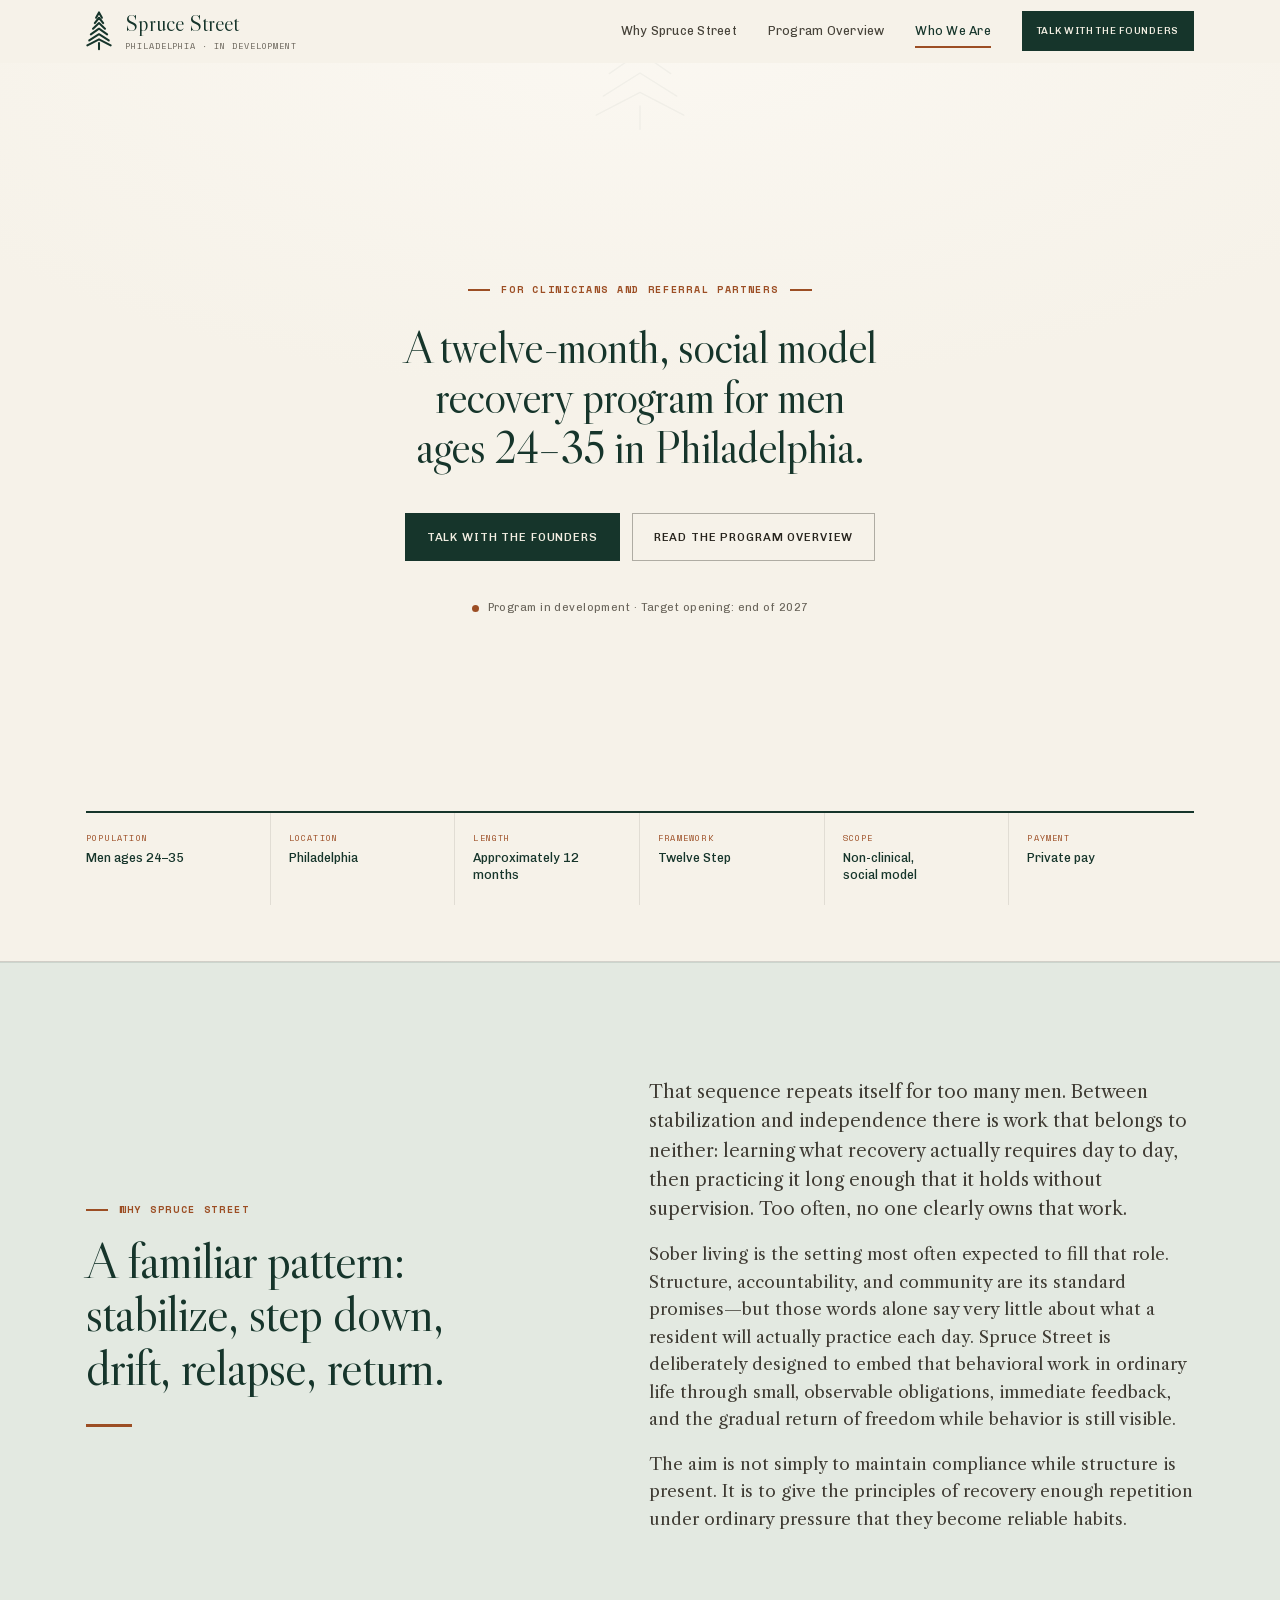
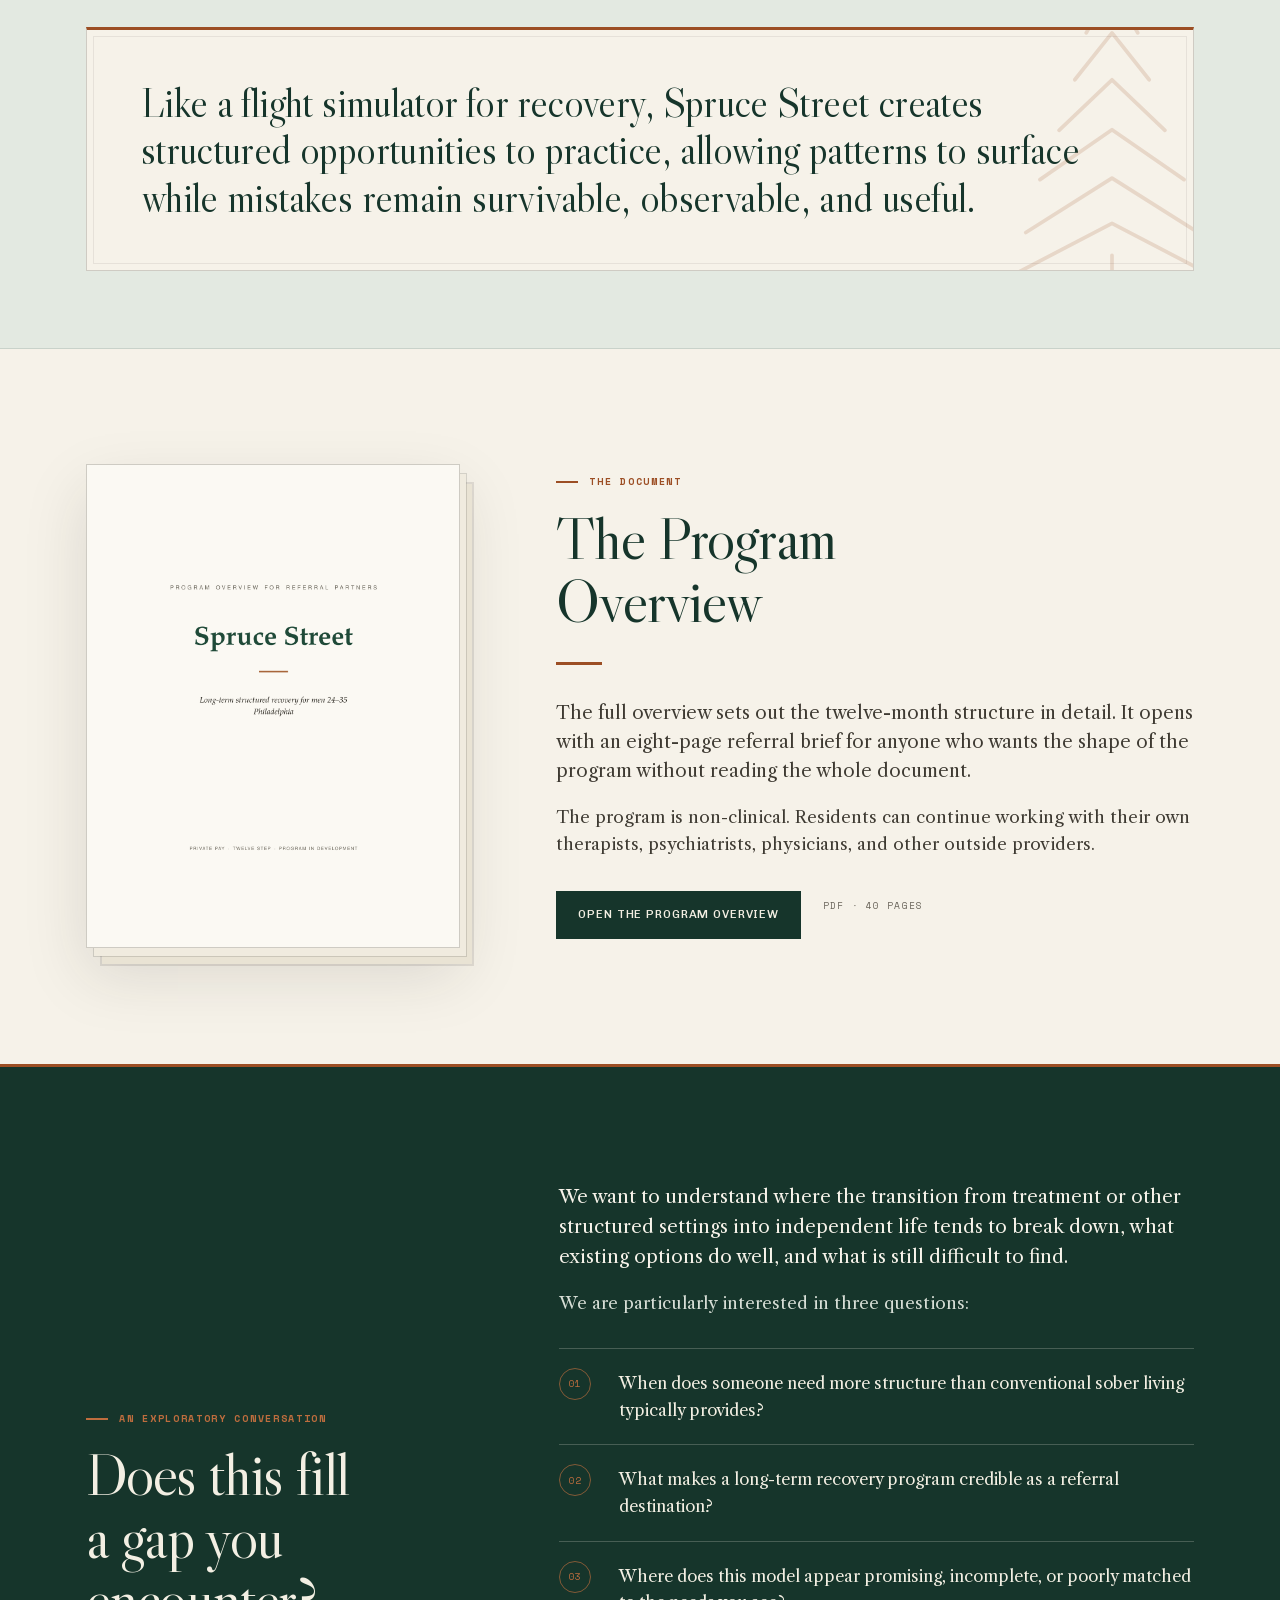
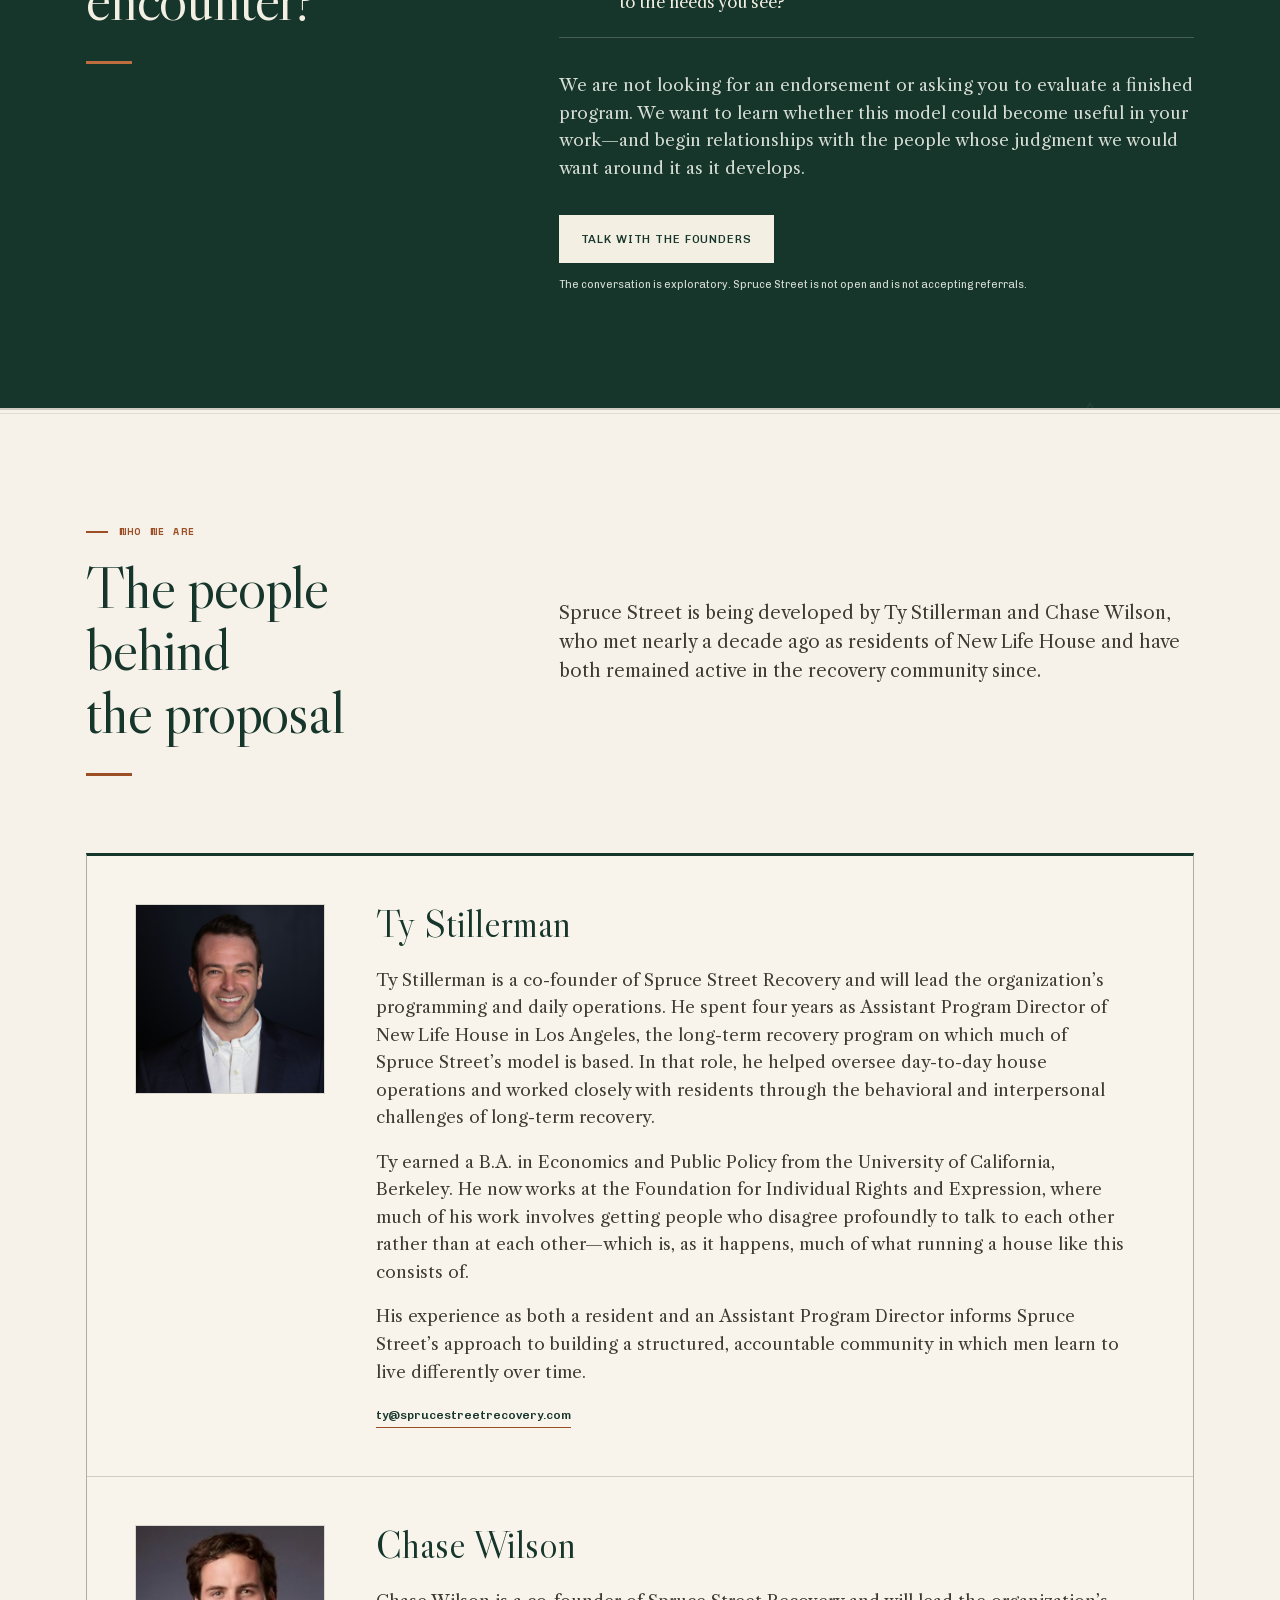
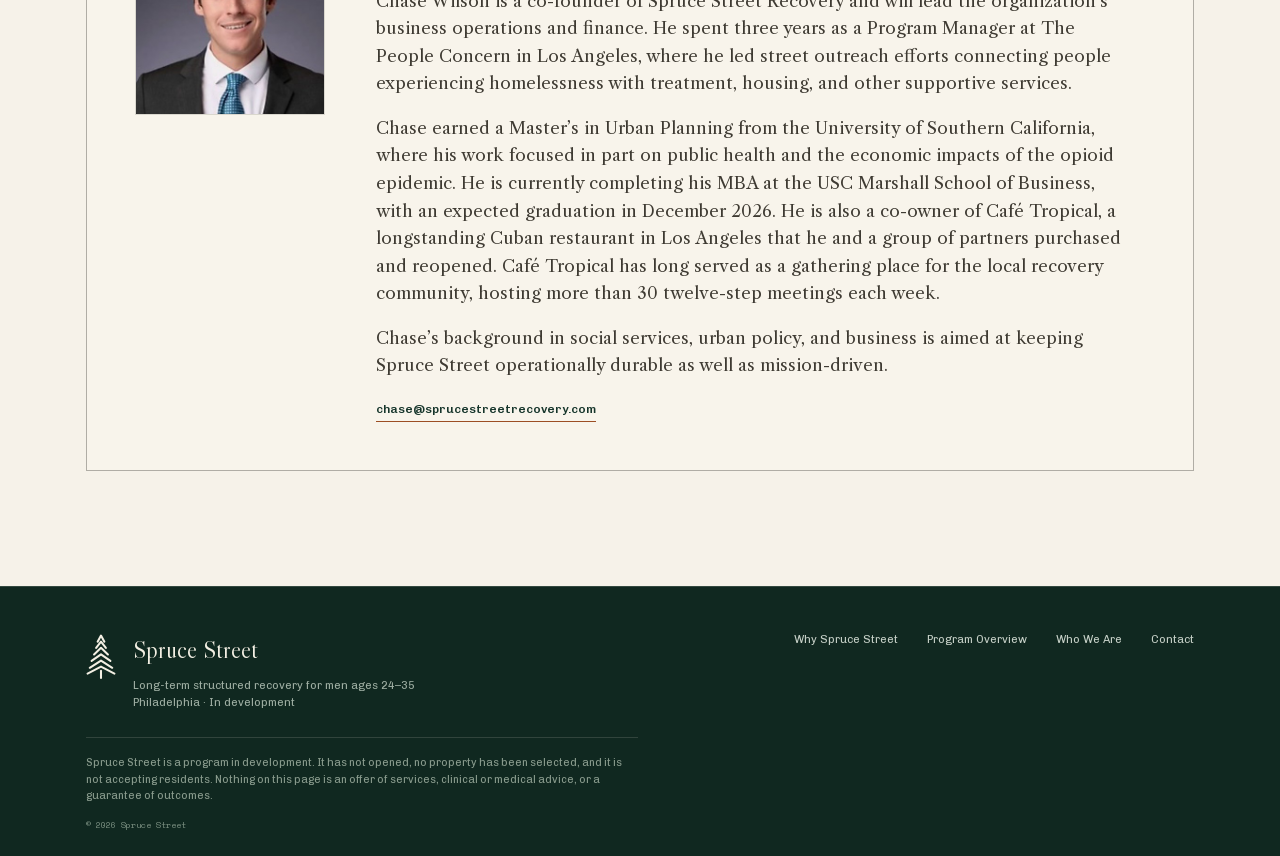
<file: index.html>
<!DOCTYPE html>
<html lang="en">
<head>
<meta charset="utf-8">
<meta name="viewport" content="width=device-width, initial-scale=1">
<meta name="theme-color" content="#F6F2E9">
<title>Spruce Street — Long-Term Structured Recovery for Men</title>
<meta name="description" content="Spruce Street is a twelve-month, residential, social model recovery program for men ages 24–35 in Philadelphia.">
<link rel="canonical" href="https://sprucestreetrecovery.com/">

<meta property="og:type" content="website">
<meta property="og:site_name" content="Spruce Street">
<meta property="og:url" content="https://sprucestreetrecovery.com/">
<meta property="og:title" content="Spruce Street — Long-Term Structured Recovery for Men">
<meta property="og:description" content="A twelve-month, residential, social model recovery program for men ages 24–35 in Philadelphia.">
<meta property="og:image" content="https://sprucestreetrecovery.com/images/og-image.png">
<meta property="og:image:type" content="image/png">
<meta property="og:image:width" content="1200">
<meta property="og:image:height" content="630">
<meta property="og:image:alt" content="Spruce Street — long-term structured recovery for men ages 24–35, Philadelphia">

<meta name="twitter:card" content="summary_large_image">
<meta name="twitter:title" content="Spruce Street — Long-Term Structured Recovery for Men">
<meta name="twitter:description" content="A twelve-month, residential, social model recovery program for men ages 24–35 in Philadelphia.">
<meta name="twitter:image" content="https://sprucestreetrecovery.com/images/og-image.png">
<link rel="icon" href="data:image/svg+xml,%3Csvg xmlns='http://www.w3.org/2000/svg' viewBox='0 0 64 64'%3E%3Crect width='64' height='64' fill='%2316352B'/%3E%3Cg transform='translate(17.5,9) scale(0.95)' fill='none' stroke='%23F3EFE3' stroke-width='2.6' stroke-linecap='round' stroke-linejoin='round'%3E%3Cpath d='M11.88 7.85 L15.31 1.6 L18.74 7.85'/%3E%3Cpath d='M10.35 14.1 L15.31 7.85 L20.27 14.1'/%3E%3Cpath d='M8.25 20.83 L15.31 14.1 L22.37 20.83'/%3E%3Cpath d='M5.71 27.41 L15.31 20.75 L24.91 27.41'/%3E%3Cpath d='M3.82 34.46 L15.31 27.2 L26.8 34.46'/%3E%3Cpath d='M1.6 40.39 L15.31 33.25 L29.02 40.39'/%3E%3Cpath d='M15.31 37.52 L15.31 44.92'/%3E%3C/g%3E%3C/svg%3E">
<link rel="preload" href="fonts/LibreCaslonDisplay-400.woff2" as="font" type="font/woff2" crossorigin>
<link rel="preload" href="fonts/LibreCaslonText-400.woff2" as="font" type="font/woff2" crossorigin>
<link rel="preload" href="fonts/Chivo-var.woff2" as="font" type="font/woff2" crossorigin>
<link rel="preload" href="fonts/SpaceMono-400.woff2" as="font" type="font/woff2" crossorigin>
<script>document.documentElement.classList.add('js')</script>
<link rel="stylesheet" href="css/styles.css">
</head>
<body>

<svg style="display:none" aria-hidden="true"><symbol id="tree" viewBox="0 0 30.62 46.92"><path d="M11.88 7.85 L15.31 1.60 L18.74 7.85"/><path d="M10.35 14.10 L15.31 7.85 L20.27 14.10"/><path d="M8.25 20.83 L15.31 14.10 L22.37 20.83"/><path d="M5.71 27.41 L15.31 20.75 L24.91 27.41"/><path d="M3.82 34.46 L15.31 27.20 L26.80 34.46"/><path d="M1.60 40.39 L15.31 33.25 L29.02 40.39"/><path d="M15.31 37.52 L15.31 44.92"/></symbol></svg>

<a class="skip-link" href="#main">Skip to content</a>

<header class="site-head" id="top">
  <div class="wrap">
    <div class="bar">
      <a class="brand" href="#top" aria-label="Spruce Street — back to top">
        <svg class="tree-mark brand-tree" aria-hidden="true"><use href="#tree"/></svg>
        <span class="brand-text">
          <span class="wordmark">Spruce Street</span>
          <span class="brand-tag">Philadelphia · In development</span>
        </span>
      </a>
      <nav class="head-nav" aria-label="Primary">
        <a href="#why">Why Spruce Street</a>
        <a href="#overview">Program Overview</a>
        <a href="#about">Who We Are</a>
        <a class="btn btn-sm btn-solid" href="contact.html">Talk with the founders</a>
      </nav>
      <button class="menu-toggle" type="button" aria-expanded="false" aria-controls="mobile-nav">Menu</button>
    </div>
    <nav class="mobile-nav" id="mobile-nav" aria-label="Primary, mobile">
      <a href="#why">Why Spruce Street</a>
      <a href="#overview">Program Overview</a>
      <a href="#about">Who We Are</a>
      <a class="btn btn-sm" href="contact.html">Talk with the founders</a>
    </nav>
  </div>
</header>

<main id="main">

  <section class="hero" aria-labelledby="hero-h">
    <svg class="tree-mark hero-tree" aria-hidden="true"><use href="#tree"/></svg>
    <div class="wrap">
      <div class="hero-stage">
        <p class="audience">For clinicians and referral partners</p>
        <h1 id="hero-h">A twelve-month, social&nbsp;model recovery program for men ages 24–35 in Philadelphia.</h1>
        <div class="hero-ctas">
          <a class="btn btn-solid" href="contact.html">Talk with the founders</a>
          <a class="btn" href="#overview">Read the Program Overview</a>
        </div>
        <p class="status-line"><span class="dot" aria-hidden="true"></span>Program in development · Target opening: end of 2027</p>
      </div>

      <dl class="fact-strip" aria-label="Program at a glance">
        <div><dt>Population</dt><dd>Men ages 24–35</dd></div>
        <div><dt>Location</dt><dd>Philadelphia</dd></div>
        <div><dt>Length</dt><dd>Approximately 12 months</dd></div>
        <div><dt>Framework</dt><dd>Twelve Step</dd></div>
        <div><dt>Scope</dt><dd>Non-clinical, social&nbsp;model</dd></div>
        <div><dt>Payment</dt><dd>Private pay</dd></div>
      </dl>
    </div>
  </section>

  <section class="section why" id="why" aria-labelledby="why-h">
    <div class="wrap">
      <div class="why-grid">
        <div>
          <p class="eyebrow reveal">Why Spruce Street</p>
          <h2 class="sec-title reveal" id="why-h">A familiar pattern: stabilize, step down, drift, relapse, return.</h2>
        </div>
        <div class="section-copy reveal">
          <p>That sequence repeats itself for too many men. Between stabilization and independence there is work that belongs to neither: learning what recovery actually requires day to day, then practicing it long enough that it holds without supervision. Too often, no one clearly owns that work.</p>
          <p>Sober living is the setting most often expected to fill that role. Structure, accountability, and community are its standard promises—but those words alone say very little about what a resident will actually practice each day. Spruce Street is deliberately designed to embed that behavioral work in ordinary life through small, observable obligations, immediate feedback, and the gradual return of freedom while behavior is still visible.</p>
          <p>The aim is not simply to maintain compliance while structure is present. It is to give the principles of recovery enough repetition under ordinary pressure that they become reliable habits.</p>
        </div>
      </div>

      <blockquote class="simulator reveal">
        <p>Like a flight simulator for recovery, Spruce Street creates structured opportunities to practice, allowing patterns to surface while mistakes remain survivable, observable, and useful.</p>
      </blockquote>
    </div>
  </section>

  <section class="section overview" id="overview" aria-labelledby="overview-h">
    <div class="wrap overview-grid">
      <aside class="document-card reveal" aria-label="Spruce Street Program Overview">
        <a class="doc-cover" href="docs/Spruce-Street-Program-Overview.pdf" target="_blank" rel="noopener" aria-label="Open the Spruce Street Program Overview (PDF)">
          <img src="docs/program-overview-cover.png" width="1275" height="1650" alt="Cover of the Spruce Street Program Overview">
        </a>
      </aside>
      <div class="overview-copy reveal">
        <p class="eyebrow">The document</p>
        <h2 class="sec-title" id="overview-h">The Program Overview</h2>
        <p>The full overview sets out the twelve-month structure in detail. It opens with an eight-page referral brief for anyone who wants the shape of the program without reading the whole document.</p>
        <p>The program is non-clinical. Residents can continue working with their own therapists, psychiatrists, physicians, and other outside providers.</p>
        <div class="overview-actions">
          <a class="btn btn-solid" href="docs/Spruce-Street-Program-Overview.pdf" target="_blank" rel="noopener">Open the Program Overview</a>
          <p class="overview-meta">PDF · 40 pages</p>
        </div>
      </div>
    </div>
  </section>

  <section class="conversation" id="conversation" aria-labelledby="conversation-h">
    <svg class="tree-mark conversation-tree" aria-hidden="true"><use href="#tree"/></svg>
    <div class="wrap conversation-grid">
      <div>
        <p class="eyebrow reveal">An exploratory conversation</p>
        <h2 class="sec-title reveal" id="conversation-h">Does this fill a gap you encounter?</h2>
      </div>
      <div class="conversation-copy reveal">
        <p>We want to understand where the transition from treatment or other structured settings into independent life tends to break down, what existing options do well, and what is still difficult to find.</p>
        <p>We are particularly interested in three questions:</p>
        <ol class="questions">
          <li>When does someone need more structure than conventional sober living typically provides?</li>
          <li>What makes a long-term recovery program credible as a referral destination?</li>
          <li>Where does this model appear promising, incomplete, or poorly matched to the needs you see?</li>
        </ol>
        <p>We are not looking for an endorsement or asking you to evaluate a finished program. We want to learn whether this model could become useful in your work—and begin relationships with the people whose judgment we would want around it as it develops.</p>
        <a class="btn btn-ivory-solid" href="contact.html">Talk with the founders</a>
        <p class="conversation-note">The conversation is exploratory. Spruce Street is not open and is not accepting referrals.</p>
      </div>
    </div>
  </section>

  <section class="section about" id="about" aria-labelledby="about-h">
    <div class="wrap split-heading">
      <div>
        <p class="eyebrow reveal">Who We Are</p>
        <h2 class="sec-title reveal" id="about-h">The people behind the proposal</h2>
      </div>
      <div class="section-copy intro-note reveal">
        <p>Spruce Street is being developed by Ty Stillerman and Chase Wilson, who met nearly a decade ago as residents of New Life House and have both remained active in the recovery community since.</p>
      </div>
    </div>

    <div class="wrap founder-grid reveal">
      <article class="founder-card">
        <img class="founder-photo" src="images/ty-stillerman.jpg" width="400" height="400" loading="lazy" alt="Ty Stillerman">
        <div class="founder-body">
          <h3>Ty Stillerman</h3>
          <p>Ty Stillerman is a co-founder of Spruce Street Recovery and will lead the organization’s programming and daily operations. He spent four years as Assistant Program Director of New Life House in Los Angeles, the long-term recovery program on which much of Spruce Street’s model is based. In that role, he helped oversee day-to-day house operations and worked closely with residents through the behavioral and interpersonal challenges of long-term recovery.</p>
          <p>Ty earned a B.A. in Economics and Public Policy from the University of California, Berkeley. He now works at the Foundation for Individual Rights and Expression, where much of his work involves getting people who disagree profoundly to talk to each other rather than at each other—which is, as it happens, much of what running a house like this consists of.</p>
          <p>His experience as both a resident and an Assistant Program Director informs Spruce Street’s approach to building a structured, accountable community in which men learn to live differently over time.</p>
          <a class="text-link" href="mailto:ty@sprucestreetrecovery.com?subject=Spruce%20Street%20%E2%80%94%20a%20conversation">ty@sprucestreetrecovery.com</a>
        </div>
      </article>
      <article class="founder-card">
        <img class="founder-photo" src="images/chase-wilson.jpg" width="400" height="400" loading="lazy" alt="Chase Wilson">
        <div class="founder-body">
          <h3>Chase Wilson</h3>
          <p>Chase Wilson is a co-founder of Spruce Street Recovery and will lead the organization’s business operations and finance. He spent three years as a Program Manager at The People Concern in Los Angeles, where he led street outreach efforts connecting people experiencing homelessness with treatment, housing, and other supportive services.</p>
          <p>Chase earned a Master’s in Urban Planning from the University of Southern California, where his work focused in part on public health and the economic impacts of the opioid epidemic. He is currently completing his MBA at the USC Marshall School of Business, with an expected graduation in December 2026. He is also a co-owner of Café Tropical, a longstanding Cuban restaurant in Los Angeles that he and a group of partners purchased and reopened. Café Tropical has long served as a gathering place for the local recovery community, hosting more than 30 twelve-step meetings each week.</p>
          <p>Chase’s background in social services, urban policy, and business is aimed at keeping Spruce Street operationally durable as well as mission-driven.</p>
          <a class="text-link" href="mailto:chase@sprucestreetrecovery.com?subject=Spruce%20Street%20%E2%80%94%20a%20conversation">chase@sprucestreetrecovery.com</a>
        </div>
      </article>
    </div>
  </section>

</main>

<footer class="site-foot">
  <div class="wrap">
    <div class="foot-top">
      <div class="foot-brand">
        <svg class="tree-mark foot-tree" aria-hidden="true"><use href="#tree"/></svg>
        <div>
          <p class="foot-mark">Spruce Street</p>
          <p class="foot-tag">Long-term structured recovery for men ages 24–35<br>Philadelphia · In development</p>
        </div>
      </div>
      <nav class="foot-nav" aria-label="Footer">
        <a href="#why">Why Spruce Street</a>
        <a href="#overview">Program Overview</a>
        <a href="#about">Who We Are</a>
        <a href="contact.html">Contact</a>
      </nav>
    </div>
    <p class="foot-legal">Spruce Street is a program in development. It has not opened, no property has been selected, and it is not accepting residents. Nothing on this page is an offer of services, clinical or medical advice, or a guarantee of outcomes.</p>
    <p class="foot-copy">© 2026 Spruce Street</p>
  </div>
</footer>

<script src="js/main.js" defer></script>
</body>
</html>
</file>
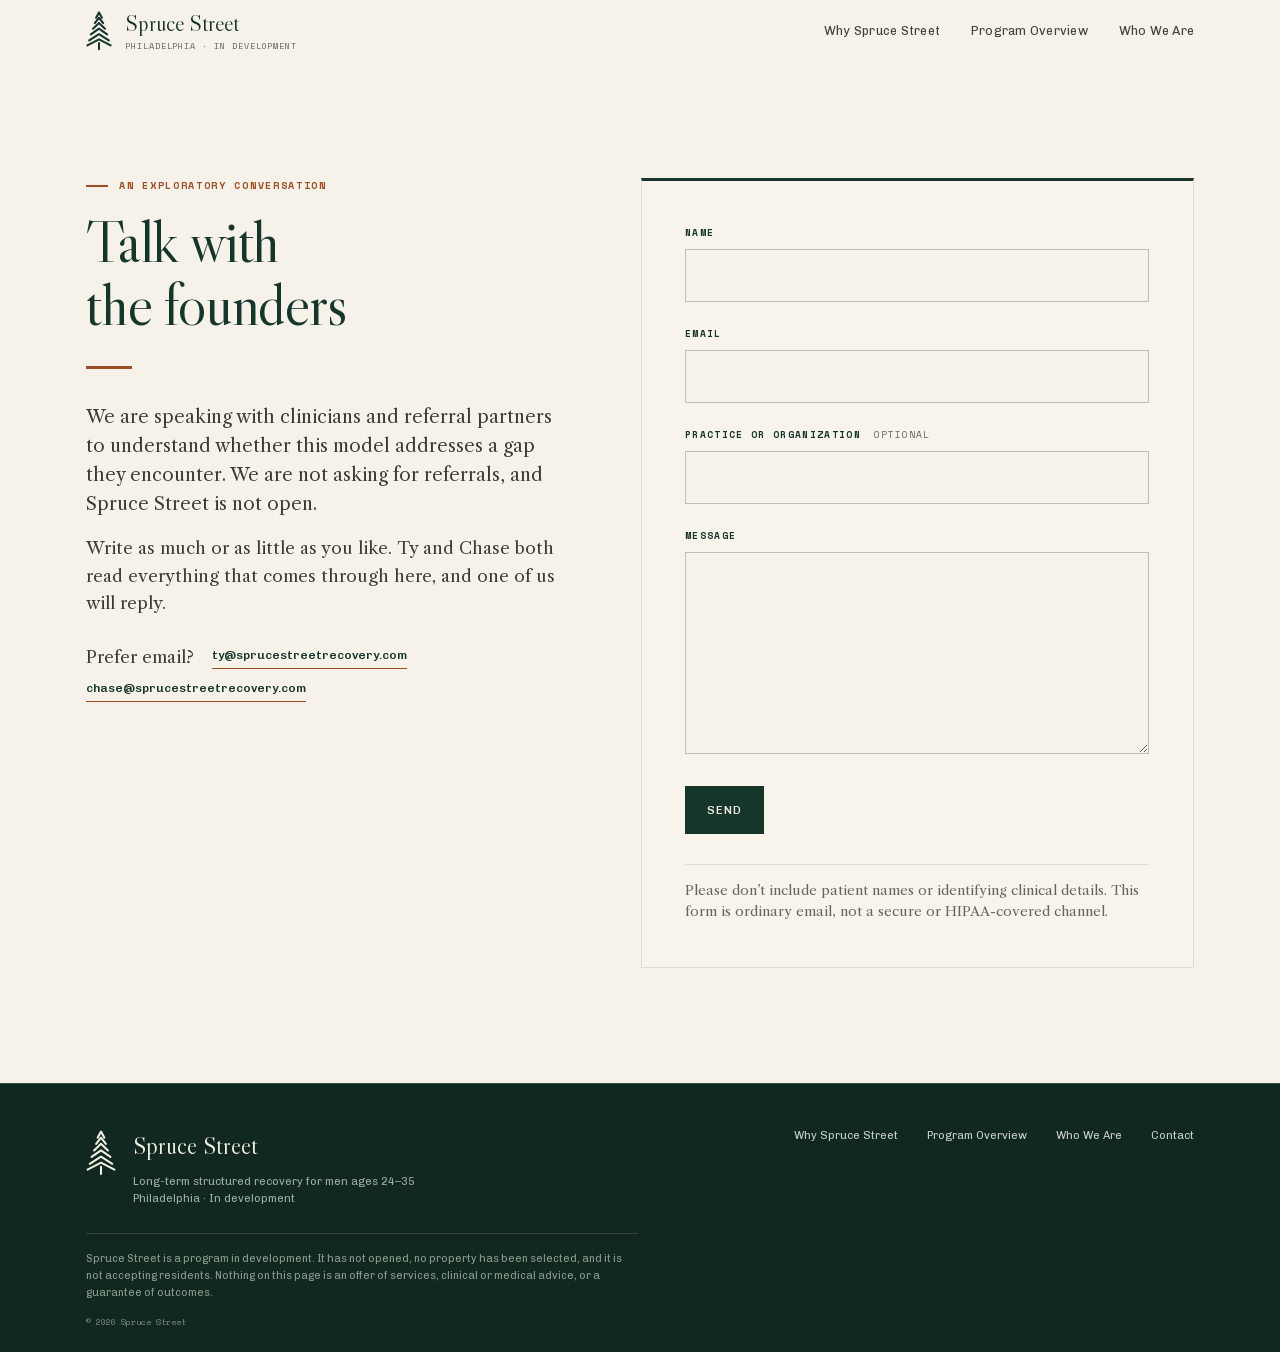
<file: contact.html>
<!DOCTYPE html>
<html lang="en">
<head>
<meta charset="utf-8">
<meta name="viewport" content="width=device-width, initial-scale=1">
<meta name="theme-color" content="#F6F2E9">
<title>Talk with the Founders — Spruce Street</title>
<meta name="description" content="Start an exploratory conversation with the founders of Spruce Street, a twelve-month, residential, social model recovery program for men ages 24–35 in Philadelphia.">
<link rel="canonical" href="https://sprucestreetrecovery.com/contact.html">
<meta name="robots" content="noindex">

<meta property="og:type" content="website">
<meta property="og:site_name" content="Spruce Street">
<meta property="og:url" content="https://sprucestreetrecovery.com/contact.html">
<meta property="og:title" content="Talk with the Founders — Spruce Street">
<meta property="og:description" content="An exploratory conversation with the founders of Spruce Street.">
<meta property="og:image" content="https://sprucestreetrecovery.com/images/og-image.png">
<meta property="og:image:width" content="1200">
<meta property="og:image:height" content="630">

<link rel="icon" href="data:image/svg+xml,%3Csvg xmlns='http://www.w3.org/2000/svg' viewBox='0 0 64 64'%3E%3Crect width='64' height='64' fill='%2316352B'/%3E%3Cg transform='translate(17.5,9) scale(0.95)' fill='none' stroke='%23F3EFE3' stroke-width='2.6' stroke-linecap='round' stroke-linejoin='round'%3E%3Cpath d='M11.88 7.85 L15.31 1.6 L18.74 7.85'/%3E%3Cpath d='M10.35 14.1 L15.31 7.85 L20.27 14.1'/%3E%3Cpath d='M8.25 20.83 L15.31 14.1 L22.37 20.83'/%3E%3Cpath d='M5.71 27.41 L15.31 20.75 L24.91 27.41'/%3E%3Cpath d='M3.82 34.46 L15.31 27.2 L26.8 34.46'/%3E%3Cpath d='M1.6 40.39 L15.31 33.25 L29.02 40.39'/%3E%3Cpath d='M15.31 37.52 L15.31 44.92'/%3E%3C/g%3E%3C/svg%3E">
<link rel="preload" href="fonts/LibreCaslonDisplay-400.woff2" as="font" type="font/woff2" crossorigin>
<link rel="preload" href="fonts/LibreCaslonText-400.woff2" as="font" type="font/woff2" crossorigin>
<link rel="preload" href="fonts/Chivo-var.woff2" as="font" type="font/woff2" crossorigin>
<link rel="preload" href="fonts/SpaceMono-400.woff2" as="font" type="font/woff2" crossorigin>
<script>document.documentElement.classList.add('js')</script>
<link rel="stylesheet" href="css/styles.css">
</head>
<body>

<svg style="display:none" aria-hidden="true"><symbol id="tree" viewBox="0 0 30.62 46.92"><path d="M11.88 7.85 L15.31 1.60 L18.74 7.85"/><path d="M10.35 14.10 L15.31 7.85 L20.27 14.10"/><path d="M8.25 20.83 L15.31 14.10 L22.37 20.83"/><path d="M5.71 27.41 L15.31 20.75 L24.91 27.41"/><path d="M3.82 34.46 L15.31 27.20 L26.80 34.46"/><path d="M1.60 40.39 L15.31 33.25 L29.02 40.39"/><path d="M15.31 37.52 L15.31 44.92"/></symbol></svg>

<a class="skip-link" href="#main">Skip to content</a>

<header class="site-head" id="top">
  <div class="wrap">
    <div class="bar">
      <a class="brand" href="index.html" aria-label="Spruce Street — home">
        <svg class="tree-mark brand-tree" aria-hidden="true"><use href="#tree"/></svg>
        <span class="brand-text">
          <span class="wordmark">Spruce Street</span>
          <span class="brand-tag">Philadelphia · In development</span>
        </span>
      </a>
      <nav class="head-nav" aria-label="Primary">
        <a href="index.html#why">Why Spruce Street</a>
        <a href="index.html#overview">Program Overview</a>
        <a href="index.html#about">Who We Are</a>
      </nav>
      <button class="menu-toggle" type="button" aria-expanded="false" aria-controls="mobile-nav">Menu</button>
    </div>
    <nav class="mobile-nav" id="mobile-nav" aria-label="Primary, mobile">
      <a href="index.html#why">Why Spruce Street</a>
      <a href="index.html#overview">Program Overview</a>
      <a href="index.html#about">Who We Are</a>
    </nav>
  </div>
</header>

<main id="main">
  <section class="section contact" aria-labelledby="contact-h">
    <div class="wrap contact-grid">

      <div class="contact-intro">
        <p class="eyebrow">An exploratory conversation</p>
        <h1 class="sec-title" id="contact-h">Talk with the founders</h1>
        <p>We are speaking with clinicians and referral partners to understand whether this model addresses a gap they encounter. We are not asking for referrals, and Spruce Street is not open.</p>
        <p>Write as much or as little as you like. Ty and Chase both read everything that comes through here, and one of us will reply.</p>
        <p class="contact-direct">Prefer email? <a class="text-link" href="mailto:ty@sprucestreetrecovery.com">ty@sprucestreetrecovery.com</a> <a class="text-link" href="mailto:chase@sprucestreetrecovery.com">chase@sprucestreetrecovery.com</a></p>
      </div>

      <div class="contact-panel">
        <form class="contact-form" id="contact-form" method="POST" action="https://formspree.io/f/xrpgklbe" novalidate>
          <div class="field">
            <label for="f-name">Name</label>
            <input id="f-name" name="name" type="text" autocomplete="name" required>
          </div>
          <div class="field">
            <label for="f-email">Email</label>
            <input id="f-email" name="email" type="email" autocomplete="email" required>
          </div>
          <div class="field">
            <label for="f-org">Practice or organization <span class="optional">optional</span></label>
            <input id="f-org" name="organization" type="text" autocomplete="organization">
          </div>
          <div class="field">
            <label for="f-message">Message</label>
            <textarea id="f-message" name="message" rows="7" required></textarea>
          </div>

          <input class="hp" type="text" name="_gotcha" tabindex="-1" autocomplete="off" aria-hidden="true">
          <input type="hidden" name="_subject" value="Spruce Street — a conversation">

          <div class="form-actions">
            <button class="btn btn-solid" type="submit">Send</button>
            <p class="form-status" id="form-status" role="status" aria-live="polite"></p>
          </div>

          <p class="form-note">Please don’t include patient names or identifying clinical details. This form is ordinary email, not a secure or HIPAA-covered channel.</p>
        </form>
      </div>

    </div>
  </section>
</main>

<footer class="site-foot">
  <div class="wrap">
    <div class="foot-top">
      <div class="foot-brand">
        <svg class="tree-mark foot-tree" aria-hidden="true"><use href="#tree"/></svg>
        <div>
          <p class="foot-mark">Spruce Street</p>
          <p class="foot-tag">Long-term structured recovery for men ages 24–35<br>Philadelphia · In development</p>
        </div>
      </div>
      <nav class="foot-nav" aria-label="Footer">
        <a href="index.html#why">Why Spruce Street</a>
        <a href="index.html#overview">Program Overview</a>
        <a href="index.html#about">Who We Are</a>
        <a href="contact.html">Contact</a>
      </nav>
    </div>
    <p class="foot-legal">Spruce Street is a program in development. It has not opened, no property has been selected, and it is not accepting residents. Nothing on this page is an offer of services, clinical or medical advice, or a guarantee of outcomes.</p>
    <p class="foot-copy">© 2026 Spruce Street</p>
  </div>
</footer>

<script src="js/main.js" defer></script>
</body>
</html>
</file>
<file: css/styles.css>
/* Spruce Street — V5 landing page
   Same copy and composition as V4; elevated visual craft:
   split-canvas hero, stacked document object, framed plates,
   circled numerals, editorial rules throughout. */

@font-face {
  font-family: 'Libre Caslon Display';
  src: url('../fonts/LibreCaslonDisplay-400.woff2') format('woff2');
  font-weight: 400;
  font-style: normal;
  font-display: swap;
}
@font-face {
  font-family: 'Libre Caslon Text';
  src: url('../fonts/LibreCaslonText-400.woff2') format('woff2');
  font-weight: 400;
  font-style: normal;
  font-display: swap;
}
@font-face {
  font-family: 'Libre Caslon Text';
  src: url('../fonts/LibreCaslonText-400-italic.woff2') format('woff2');
  font-weight: 400;
  font-style: italic;
  font-display: swap;
}
@font-face {
  font-family: 'Libre Caslon Text';
  src: url('../fonts/LibreCaslonText-700.woff2') format('woff2');
  font-weight: 700;
  font-style: normal;
  font-display: swap;
}
@font-face {
  font-family: 'Chivo';
  src: url('../fonts/Chivo-var.woff2') format('woff2');
  font-weight: 300 800;
  font-style: normal;
  font-display: swap;
}
@font-face {
  font-family: 'Space Mono';
  src: url('../fonts/SpaceMono-400.woff2') format('woff2');
  font-weight: 400;
  font-style: normal;
  font-display: swap;
}
@font-face {
  font-family: 'Space Mono';
  src: url('../fonts/SpaceMono-700.woff2') format('woff2');
  font-weight: 700;
  font-style: normal;
  font-display: swap;
}

:root {
  --paper: #F6F2E9;
  --paper-deep: #EEE8DC;
  --sage: #E3E9E1;
  --ink: #26231C;
  --muted: #69645A;
  --spruce: #16352B;
  --spruce-deep: #102820;
  --copper: #9C4E24;
  --copper-bright: #BE6D3E;
  --ivory: #F3EFE3;
  --line: rgba(38, 35, 28, .18);
  --line-soft: rgba(38, 35, 28, .10);
  --line-ivory: rgba(243, 239, 227, .22);
  --f-display: 'Libre Caslon Display', 'Times New Roman', serif;
  --f-serif: 'Libre Caslon Text', Georgia, serif;
  --f-sans: 'Chivo', -apple-system, 'Segoe UI', sans-serif;
  --f-mono: 'Space Mono', ui-monospace, 'SF Mono', monospace;
  --wrap: 1220px;
  --gutter: clamp(20px, 4.5vw, 56px);
  --section-pad: clamp(76px, 9vw, 126px);
}

*, *::before, *::after { box-sizing: border-box; }
html { scroll-behavior: smooth; scroll-padding-top: 74px; }
body {
  margin: 0;
  background: var(--paper);
  color: var(--ink);
  font-family: var(--f-serif);
  font-size: 17px;
  line-height: 1.62;
  -webkit-font-smoothing: antialiased;
}
::selection { background: #DCE3D8; color: var(--spruce-deep); }
img, svg { display: block; max-width: 100%; }
a { color: inherit; text-decoration: none; }
button, input, textarea { font: inherit; }
p, h1, h2, h3, dl, dd, figure, ol { margin-top: 0; }
.wrap { width: min(100%, var(--wrap)); margin-inline: auto; padding-inline: var(--gutter); }
.tree-mark { fill: none; stroke: currentColor; stroke-width: 1.6; stroke-linecap: round; stroke-linejoin: round; }

.skip-link {
  position: fixed;
  z-index: 1000;
  left: 18px;
  top: 12px;
  padding: 10px 14px;
  background: var(--spruce);
  color: var(--ivory);
  font-family: var(--f-sans);
  font-size: 13px;
  transform: translateY(-180%);
}
.skip-link:focus { transform: none; }

/* ---------- Header ---------- */
.site-head {
  position: sticky;
  z-index: 100;
  top: 0;
  background: var(--paper);
  border-bottom: 1px solid transparent;
  transition: border-color .2s ease, box-shadow .2s ease;
}
.site-head.is-stuck { border-color: var(--line-soft); box-shadow: 0 1px 18px rgba(38, 35, 28, .08); }
.bar { min-height: 62px; display: flex; align-items: center; gap: 36px; }
.brand { display: inline-flex; align-items: center; gap: 13px; margin-right: auto; }
.brand-tree { width: 26px; height: 40px; color: var(--spruce); stroke-width: 2.4; }
.brand:hover .wordmark { color: var(--copper); }
.brand-text { display: grid; line-height: 1.1; }
.wordmark { font-family: var(--f-display); color: var(--spruce); font-size: 22px; transition: color .18s ease; }
.brand-tag {
  margin-top: 5px;
  font-family: var(--f-mono);
  color: var(--muted);
  font-size: 8.5px;
  letter-spacing: .11em;
  text-transform: uppercase;
}
.head-nav { display: flex; align-items: center; gap: clamp(18px, 2.4vw, 34px); }
.head-nav > a:not(.btn) {
  padding: 7px 0 5px;
  border-bottom: 2px solid transparent;
  color: #464239;
  font-family: var(--f-sans);
  font-size: 12.5px;
  letter-spacing: .02em;
  transition: color .15s ease, border-color .15s ease;
}
.head-nav > a:not(.btn):hover { color: var(--spruce); border-color: #C9D3C8; }
.head-nav > a:not(.btn).is-active { color: var(--spruce); border-color: var(--copper); }
.menu-toggle {
  display: none;
  border: 1px solid var(--line);
  background: transparent;
  color: var(--ink);
  padding: 9px 13px;
  font-family: var(--f-sans);
  font-size: 11px;
  letter-spacing: .1em;
  text-transform: uppercase;
}
.mobile-nav { display: none; }

/* ---------- Buttons ---------- */
.btn {
  display: inline-flex;
  min-height: 48px;
  align-items: center;
  justify-content: center;
  gap: 10px;
  border: 1px solid rgba(38, 35, 28, .34);
  padding: 13px 21px;
  color: var(--ink);
  background: transparent;
  font-family: var(--f-sans);
  font-size: 11.5px;
  font-weight: 500;
  letter-spacing: .075em;
  text-transform: uppercase;
  transition: background .18s ease, border-color .18s ease, color .18s ease, transform .18s ease, box-shadow .18s ease;
}
.btn:hover { border-color: var(--spruce); color: var(--spruce); transform: translateY(-1px); }
.btn-solid { background: var(--spruce); color: var(--ivory); border-color: var(--spruce); }
.btn-solid:hover { background: var(--copper); border-color: var(--copper); color: #fff; box-shadow: 0 8px 22px rgba(156, 78, 36, .22); }
.btn-sm { min-height: 40px; padding: 9px 14px; font-size: 10px; }
.btn-ivory-solid { background: var(--ivory); color: var(--spruce); border-color: var(--ivory); }
.btn-ivory-solid:hover { background: #fff; border-color: #fff; color: var(--spruce); box-shadow: 0 10px 26px rgba(0, 0, 0, .25); }
.text-link {
  display: inline-flex;
  align-items: center;
  gap: 7px;
  color: var(--spruce);
  font-family: var(--f-sans);
  font-size: 12px;
  font-weight: 550;
  border-bottom: 1px solid var(--copper);
  padding-bottom: 2px;
  transition: color .15s ease;
}
.text-link:hover { color: var(--copper); }

/* ---------- Hero: centered plate ---------- */
.hero {
  position: relative;
  overflow: hidden;
  padding: clamp(48px, 7vw, 96px) 0 0;
  border-bottom: 1px solid var(--line);
  background: radial-gradient(128% 82% at 50% -6%, #FBF8F2 0%, var(--paper) 52%);
}
.hero > .wrap { position: relative; z-index: 1; }
.hero-tree {
  position: absolute;
  z-index: 0;
  width: min(1040px, 108vw);
  height: auto;
  left: 50%;
  top: max(-120px, -6vw);
  transform: translateX(-50%);
  color: var(--spruce);
  opacity: .038;
  stroke-width: .42;
}
.hero-stage {
  display: flex;
  flex-direction: column;
  align-items: center;
  justify-content: center;
  min-height: min(66vh, 600px);
  text-align: center;
}
.audience,
.eyebrow {
  display: flex;
  align-items: center;
  gap: 11px;
  margin-bottom: 16px;
  color: var(--copper);
  font-family: var(--f-mono);
  font-size: 10px;
  font-weight: 700;
  letter-spacing: .17em;
  text-transform: uppercase;
}
.audience::before,
.eyebrow::before {
  content: '';
  width: 22px;
  height: 2px;
  background: var(--copper);
  flex: 0 0 auto;
}
.hero .audience { justify-content: center; margin-bottom: 24px; }
.hero .audience::after {
  content: '';
  width: 22px;
  height: 2px;
  background: var(--copper);
  flex: 0 0 auto;
}
.status-line {
  display: flex;
  align-items: center;
  gap: 9px;
  margin: 0 0 25px;
  color: var(--muted);
  font-family: var(--f-sans);
  font-size: 11px;
  letter-spacing: .04em;
}
.dot { width: 7px; height: 7px; border-radius: 50%; background: var(--copper); flex: 0 0 auto; }
.hero h1 {
  margin: 0;
  max-width: 24ch;
  color: var(--spruce);
  font-family: var(--f-display);
  font-size: clamp(34px, 3.6vw, 48px);
  font-weight: 400;
  letter-spacing: -.028em;
  line-height: 1.08;
  text-wrap: balance;
}
.hero-lede {
  max-width: 54ch;
  margin: 0;
  color: #3D3931;
  font-size: clamp(17px, 1.5vw, 19.5px);
  line-height: 1.58;
  text-wrap: balance;
}
.hero-ctas {
  display: flex;
  flex-wrap: wrap;
  justify-content: center;
  gap: 12px;
  margin-top: clamp(30px, 3.6vw, 42px);
}
.hero .status-line { justify-content: center; margin: clamp(28px, 3.4vw, 38px) 0 0; }
.hero .fact-strip { margin: clamp(40px, 5vw, 66px) 0 clamp(34px, 4.4vw, 56px); }

/* ---------- Document object ---------- */
.document-card { position: relative; }
.doc-cover {
  position: relative;
  aspect-ratio: 8.5 / 11;
  max-height: 555px;
  border: 1px solid rgba(38, 35, 28, .2);
  background: #F8F5ED;
  padding: 0;
  display: block;
  overflow: hidden;
  box-shadow:
    7px 9px 0 -1px #F0EBDF,
    7px 9px 0 0 rgba(38, 35, 28, .15),
    14px 18px 0 -2px #E9E3D4,
    14px 18px 0 0 rgba(38, 35, 28, .11),
    0 26px 60px rgba(38, 35, 28, .13);
  transition: transform .22s ease, box-shadow .22s ease;
}
.doc-cover:hover {
  transform: translateY(-4px);
  box-shadow:
    7px 9px 0 -1px #F0EBDF,
    7px 9px 0 0 rgba(38, 35, 28, .15),
    14px 18px 0 -2px #E9E3D4,
    14px 18px 0 0 rgba(38, 35, 28, .11),
    0 36px 74px rgba(38, 35, 28, .19);
}
.doc-cover img { width: 100%; height: 100%; object-fit: cover; }
/* ---------- Fact strip ---------- */
.fact-strip {
  display: grid;
  grid-template-columns: repeat(6, minmax(0, 1fr));
  margin: clamp(64px, 7.5vw, 96px) 0 0;
  padding: 0;
  border-top: 2px solid var(--spruce);
}
.fact-strip > div { min-width: 0; padding: 18px 18px 21px; border-right: 1px solid var(--line-soft); }
.fact-strip > div:first-child { padding-left: 0; }
.fact-strip > div:last-child { border-right: 0; }
.fact-strip dt { margin-bottom: 6px; color: var(--copper); font-family: var(--f-mono); font-size: 8.5px; letter-spacing: .14em; text-transform: uppercase; }
.fact-strip dd { margin: 0; color: var(--spruce); font-family: var(--f-sans); font-size: 12.5px; font-weight: 450; line-height: 1.35; }

/* ---------- Contact page ---------- */
.contact { background: var(--paper); }
.contact-grid {
  display: grid;
  grid-template-columns: minmax(0, .92fr) minmax(0, 1.08fr);
  gap: clamp(44px, 6.5vw, 92px);
  align-items: start;
}
.contact-intro { max-width: 46ch; color: #3E3A32; }
.contact-intro .sec-title { max-width: 12ch; margin-bottom: clamp(24px, 2.8vw, 34px); }
.contact-intro p { margin-bottom: 16px; }
.contact-intro > p:nth-of-type(2) { font-size: 18px; }
.contact-direct { display: flex; flex-wrap: wrap; gap: 8px 18px; margin-top: 26px; align-items: center; }

.contact-panel {
  padding: clamp(26px, 3.4vw, 44px);
  background: #F8F4EB;
  border: 1px solid var(--line-soft);
  border-top: 3px solid var(--spruce);
}
.field { margin-bottom: clamp(18px, 2vw, 24px); }
.field label {
  display: block;
  margin-bottom: 9px;
  color: var(--spruce);
  font-family: var(--f-mono);
  font-size: 9.5px;
  font-weight: 700;
  letter-spacing: .14em;
  text-transform: uppercase;
}
.field .optional {
  margin-left: 6px;
  color: var(--muted);
  font-weight: 400;
  letter-spacing: .1em;
}
.field input,
.field textarea {
  width: 100%;
  padding: 13px 14px;
  background: var(--paper);
  border: 1px solid rgba(38, 35, 28, .26);
  border-radius: 0;
  color: var(--ink);
  font-family: var(--f-serif);
  font-size: 16.5px;
  line-height: 1.5;
  transition: border-color .16s ease, box-shadow .16s ease;
  -webkit-appearance: none;
}
.field textarea { resize: vertical; min-height: 150px; }
.field input:focus,
.field textarea:focus {
  outline: none;
  border-color: var(--spruce);
  box-shadow: 0 0 0 3px rgba(22, 53, 43, .12);
}
.field input:user-invalid,
.field textarea:user-invalid { border-color: var(--copper); }
.hp { position: absolute; left: -9999px; width: 1px; height: 1px; opacity: 0; }

.form-actions { display: flex; flex-wrap: wrap; align-items: center; gap: 14px 20px; margin-top: clamp(6px, 1vw, 12px); }
.form-status { margin: 0; font-size: 15px; color: var(--muted); }
.form-status.is-error { color: var(--copper); }
.form-status.is-ok { color: var(--spruce); }
.form-note {
  margin: clamp(22px, 2.4vw, 30px) 0 0;
  padding-top: 16px;
  border-top: 1px solid var(--line-soft);
  color: var(--muted);
  font-size: 13.5px;
  line-height: 1.55;
}
.form-sent { margin: 0; color: var(--spruce); font-size: 18px; }

/* ---------- Sections ---------- */
.section { padding: var(--section-pad) 0; }
.why {
  padding-bottom: clamp(56px, 6vw, 82px);
  background: var(--sage);
  border-top: 1px solid rgba(22, 53, 43, .11);
  border-bottom: 1px solid rgba(22, 53, 43, .12);
}
.about { position: relative; background: var(--paper); }
.about::before {
  content: '';
  position: absolute;
  top: 0; left: 0; right: 0;
  height: 6px;
  border-top: 2px solid var(--line);
  border-bottom: 1px solid var(--line-soft);
}
.split-heading,
.why-grid,
.conversation-grid {
  display: grid;
  grid-template-columns: minmax(260px, .72fr) minmax(0, 1.28fr);
  gap: clamp(50px, 9vw, 135px);
  align-items: start;
}
.split-heading { align-items: center; }
.why-grid {
  grid-template-columns: minmax(300px, .95fr) minmax(0, 1.05fr);
  gap: clamp(40px, 5.5vw, 84px);
  align-items: center;
}
.why .sec-title { max-width: none; font-size: clamp(36px, 4vw, 54px); }

.sec-title {
  margin: 0;
  color: var(--spruce);
  font-family: var(--f-display);
  font-size: clamp(38px, 4.7vw, 61px);
  font-weight: 400;
  letter-spacing: -.02em;
  line-height: 1.04;
  text-wrap: balance;
}
.sec-title::after {
  content: '';
  display: block;
  width: 46px;
  height: 3px;
  margin-top: clamp(20px, 2.4vw, 30px);
  background: var(--copper);
}
.section-copy { max-width: 66ch; color: #3E3A32; }
.section-copy p { margin-bottom: 17px; }
.section-copy > p:first-child { font-size: 18px; }

/* ---------- Program overview ---------- */
.overview { background: var(--paper); }
.overview-grid {
  display: grid;
  grid-template-columns: minmax(240px, .74fr) minmax(0, 1.26fr);
  gap: clamp(46px, 7.5vw, 104px);
  align-items: center;
}
.overview-copy { max-width: 58ch; color: #3E3A32; }
.overview-copy p { margin-bottom: 17px; }
.overview-copy > p:nth-of-type(2) { font-size: 18px; }
.overview-copy .sec-title { max-width: 13ch; margin-bottom: clamp(24px, 2.8vw, 34px); }
.overview-actions {
  display: flex;
  flex-wrap: wrap;
  align-items: center;
  gap: 14px 22px;
  margin-top: clamp(24px, 2.6vw, 32px);
}
.overview-meta {
  margin: 0;
  color: var(--muted);
  font-family: var(--f-mono);
  font-size: 9.5px;
  letter-spacing: .12em;
  text-transform: uppercase;
}

/* ---------- Simulator plate ---------- */
.simulator {
  position: relative;
  margin: clamp(48px, 6vw, 78px) 0 0;
  padding: clamp(30px, 3.8vw, 50px) clamp(27px, 4.2vw, 58px);
  background: var(--paper);
  border: 1px solid var(--line);
  border-top: 3px solid var(--copper);
  overflow: hidden;
}
.simulator::before {
  content: '';
  position: absolute;
  inset: 6px;
  border: 1px solid rgba(38, 35, 28, .08);
  pointer-events: none;
}
.simulator::after {
  content: '';
  position: absolute;
  right: -34px;
  top: 50%;
  transform: translateY(-50%);
  width: 230px;
  height: 352px;
  background: url("data:image/svg+xml,%3Csvg xmlns='http://www.w3.org/2000/svg' viewBox='0 0 30.62 46.92' fill='none' stroke='%239C4E24' stroke-width='0.5' stroke-linecap='round' stroke-linejoin='round'%3E%3Cpath d='M11.88 7.85 L15.31 1.6 L18.74 7.85'/%3E%3Cpath d='M10.35 14.1 L15.31 7.85 L20.27 14.1'/%3E%3Cpath d='M8.25 20.83 L15.31 14.1 L22.37 20.83'/%3E%3Cpath d='M5.71 27.41 L15.31 20.75 L24.91 27.41'/%3E%3Cpath d='M3.82 34.46 L15.31 27.2 L26.8 34.46'/%3E%3Cpath d='M1.6 40.39 L15.31 33.25 L29.02 40.39'/%3E%3Cpath d='M15.31 37.52 L15.31 44.92'/%3E%3C/svg%3E") center / contain no-repeat;
  opacity: .16;
  pointer-events: none;
}
.simulator p {
  position: relative;
  max-width: 38ch;
  margin: 0;
  color: var(--spruce);
  font-family: var(--f-display);
  font-size: clamp(26px, 3.2vw, 41px);
  letter-spacing: -.015em;
  line-height: 1.16;
  text-wrap: balance;
}

/* ---------- Conversation ---------- */
.conversation {
  position: relative;
  overflow: hidden;
  padding: var(--section-pad) 0;
  background: var(--spruce);
  border-top: 3px solid var(--copper);
  color: var(--ivory);
}
.conversation-tree {
  position: absolute;
  width: 520px;
  right: -70px;
  bottom: -140px;
  color: var(--ivory);
  opacity: .05;
  stroke-width: .55;
}
.conversation .eyebrow { color: var(--copper-bright); }
.conversation .eyebrow::before { background: var(--copper-bright); }
.conversation .sec-title { color: var(--ivory); max-width: 14ch; }
.conversation .sec-title::after { background: var(--copper-bright); }
.conversation-grid { position: relative; z-index: 1; align-items: center; }
.conversation-copy { position: relative; max-width: 66ch; }
.conversation-copy > p:first-child { font-size: 18.5px; color: #F7F3EA; }
.conversation-copy p { color: #D7DED6; }
.questions {
  margin: 30px 0 34px;
  padding: 0;
  list-style: none;
  counter-reset: question;
  border-top: 1px solid var(--line-ivory);
}
.questions li {
  position: relative;
  counter-increment: question;
  padding: 21px 0 21px 60px;
  border-bottom: 1px solid var(--line-ivory);
  color: var(--ivory);
  font-size: 16.5px;
}
.questions li::before {
  content: '0' counter(question);
  position: absolute;
  left: 0;
  top: 19px;
  width: 32px;
  height: 32px;
  display: grid;
  place-items: center;
  border: 1px solid rgba(190, 109, 62, .65);
  border-radius: 50%;
  color: var(--copper-bright);
  font-family: var(--f-mono);
  font-size: 9.5px;
}
.conversation .btn { margin-top: 16px; }
.conversation-note { margin: 13px 0 0; font-family: var(--f-sans); font-size: 10.5px; color: #B9C6BB; }

/* ---------- Founders ---------- */
.intro-note { padding-top: 2px; }
.founder-grid {
  display: grid;
  /* one founder per row: the bios are long, and two narrow columns of this
     much text reads as a wall. A wide measure beside the portrait is calmer. */
  grid-template-columns: minmax(0, 1fr);
  gap: 1px;
  margin-top: clamp(48px, 6vw, 78px);
  background: var(--line);
  border: 1px solid var(--line);
  border-top: 3px solid var(--spruce);
}
/* .founder-grid doubles as .wrap; collapse the wrap padding so the
   grid background sits only under the cards, aligned to content width */
.wrap.founder-grid {
  width: calc(min(100%, var(--wrap)) - 2 * var(--gutter));
  padding-inline: 0;
}
.founder-card {
  position: relative;
  display: grid;
  grid-template-columns: clamp(136px, 15vw, 190px) minmax(0, 1fr);
  column-gap: clamp(30px, 4vw, 60px);
  align-items: start;
  padding: clamp(28px, 4vw, 48px);
  background: #F8F4EB;
  transition: background .2s ease, box-shadow .2s ease;
}
.founder-card:hover { background: #FBF8F0; box-shadow: 0 14px 38px rgba(38, 35, 28, .08); }
.founder-photo {
  /* the column is already the clamp; 100% keeps the portrait capped at 190px,
     which is as large as Chase's source image can go (see README). */
  width: 100%;
  height: auto;
  aspect-ratio: 1;
  object-fit: cover;
  margin-bottom: 0;
  border: 1px solid rgba(38, 35, 28, .14);
  filter: saturate(.96);
}
.founder-card h3 { margin: 0 0 22px; color: var(--spruce); font-family: var(--f-display); font-size: clamp(31px, 3vw, 41px); font-weight: 400; line-height: 1.05; }
.founder-body { color: #3E3A32; }
.founder-body > p { max-width: 68ch; margin-bottom: 17px; }
.founder-body > p:last-of-type { margin-bottom: 0; }
.founder-card .text-link { display: inline-block; margin-top: 20px; word-break: break-word; }

/* ---------- Footer ---------- */
.site-foot {
  padding: clamp(34px, 3.4vw, 48px) 0 24px;
  background: var(--spruce-deep);
  border-top: 1px solid rgba(243, 239, 227, .16);
  color: var(--ivory);
}
.foot-top { display: flex; align-items: flex-start; justify-content: space-between; gap: 44px; }
.foot-brand { display: flex; align-items: flex-start; gap: 17px; }
.foot-tree { width: 30px; height: 46px; color: var(--ivory); stroke-width: 2.1; margin-top: 3px; }
.foot-mark { margin: 0; font-family: var(--f-display); font-size: 24px; }
.foot-tag { margin: 7px 0 0; color: #9EAEA2; font-family: var(--f-sans); font-size: 11px; line-height: 1.55; }
.foot-nav { display: flex; flex-wrap: wrap; gap: 12px 29px; }
.foot-nav a { color: #C6D0C7; font-family: var(--f-sans); font-size: 11px; transition: color .15s ease; }
.foot-nav a:hover { color: #fff; }
.foot-legal { max-width: 92ch; margin: 26px 0 0; padding-top: 17px; border-top: 1px solid rgba(243, 239, 227, .14); color: #8A9C8E; font-family: var(--f-sans); font-size: 10.5px; line-height: 1.6; }
.foot-copy { margin: 13px 0 0; color: #7A8F80; font-family: var(--f-mono); font-size: 8.5px; }

a:focus-visible, button:focus-visible { outline: 3px solid var(--copper-bright); outline-offset: 4px; }
.js .reveal { opacity: 0; transform: translateY(14px); }
.js .reveal.is-in { opacity: 1; transform: none; transition: opacity .68s ease, transform .68s ease; }

/* ---------- Responsive ---------- */
@media (max-width: 1020px) {
  .head-nav { gap: 18px; }
  .overview-grid { grid-template-columns: minmax(220px, .8fr) minmax(0, 1.2fr); gap: 46px; }
  .fact-strip { grid-template-columns: repeat(3, 1fr); }
  .fact-strip > div:nth-child(3) { border-right: 0; }
  .fact-strip > div:nth-child(n+4) { border-top: 1px solid var(--line-soft); }
  .fact-strip > div:nth-child(4) { padding-left: 0; }
}

@media (max-width: 860px) {
  .head-nav { display: none; }
  .menu-toggle { display: block; }
  .mobile-nav { padding: 4px 0 20px 40px; }
  .mobile-nav.is-open { display: grid; gap: 4px; }
  .mobile-nav a { padding: 10px 0; font-family: var(--f-sans); font-size: 13px; }
  .mobile-nav .btn { margin-top: 9px; justify-self: start; padding-inline: 15px; }
  .hero-stage { min-height: min(58vh, 480px); }
  .overview-grid { grid-template-columns: 1fr; gap: 40px; }
  .overview-copy { order: 1; }
  .overview .document-card { order: 2; max-width: 320px; }
  .split-heading, .why-grid, .conversation-grid { grid-template-columns: 1fr; gap: 32px; }
  .contact-grid { grid-template-columns: 1fr; gap: 38px; }
  .why .sec-title { max-width: 18ch; }
  .split-heading, .why-grid, .conversation-grid { align-items: start; }
  .sec-title { max-width: 16ch; }
  .conversation .sec-title { max-width: 14ch; }
  .simulator::after { right: -60px; opacity: .1; }
}

@media (max-width: 640px) {
  :root { --section-pad: 72px; }
  body { font-size: 16px; }
  .bar { min-height: 54px; }
  .brand-tag { display: none; }
  .hero { padding-top: 40px; }
  .hero-tree { width: 96vw; opacity: .045; }
  .audience { margin-bottom: 11px; }
  .hero .audience { gap: 0; margin-bottom: 18px; }
  .hero .audience::before, .hero .audience::after { display: none; }
  .status-line { align-items: flex-start; line-height: 1.45; }
  .status-line .dot { margin-top: 5px; }
  .hero-stage { min-height: 0; padding-top: 12px; }
  .hero h1 { font-size: clamp(30px, 8.4vw, 38px); max-width: 18ch; }
  .hero-lede { font-size: 17px; }
  .hero-ctas { display: grid; grid-template-columns: 1fr; width: 100%; }
  .btn { width: 100%; }
  .overview-actions .btn { width: auto; }
  .doc-cover { max-height: none; box-shadow: 5px 7px 0 -1px #F0EBDF, 5px 7px 0 0 rgba(38, 35, 28, .15), 10px 13px 0 -2px #E9E3D4, 10px 13px 0 0 rgba(38, 35, 28, .11), 0 20px 44px rgba(38, 35, 28, .12); }
  .fact-strip { grid-template-columns: repeat(2, 1fr); }
  .hero .fact-strip { margin-top: 46px; }
  .fact-strip > div { border-top: 1px solid var(--line-soft); padding-left: 15px; }
  .fact-strip > div:nth-child(-n+2) { border-top: 0; }
  .fact-strip > div:nth-child(2n) { border-right: 0; }
  .fact-strip > div:nth-child(odd) { padding-left: 0; }
  /* overrides the 3-column rule above, which flushes item 4 left; in two
     columns item 4 sits in the right column and must line up with 2 and 6 */
  .fact-strip > div:nth-child(even) { padding-left: 15px; }
  .fact-strip > div:nth-child(3) { border-right: 1px solid var(--line-soft); }
  .simulator::after { display: none; }
  .questions li { padding-left: 48px; font-size: 16px; }
  .questions li::before { width: 28px; height: 28px; top: 21px; font-size: 9px; }
  /* portrait above the text once there is no room for a side column */
  .founder-card { grid-template-columns: minmax(0, 1fr); }
  .founder-photo { width: clamp(136px, 34vw, 172px); margin-bottom: 26px; }
  .foot-top { flex-direction: column; }
  .foot-nav { gap: 11px 21px; }
}

@media (prefers-reduced-motion: reduce) {
  html { scroll-behavior: auto; }
  *, *::before, *::after { scroll-behavior: auto !important; transition: none !important; }
  .js .reveal { opacity: 1; transform: none; }
  .btn:hover, .doc-cover:hover { transform: none; }
}
</file>
